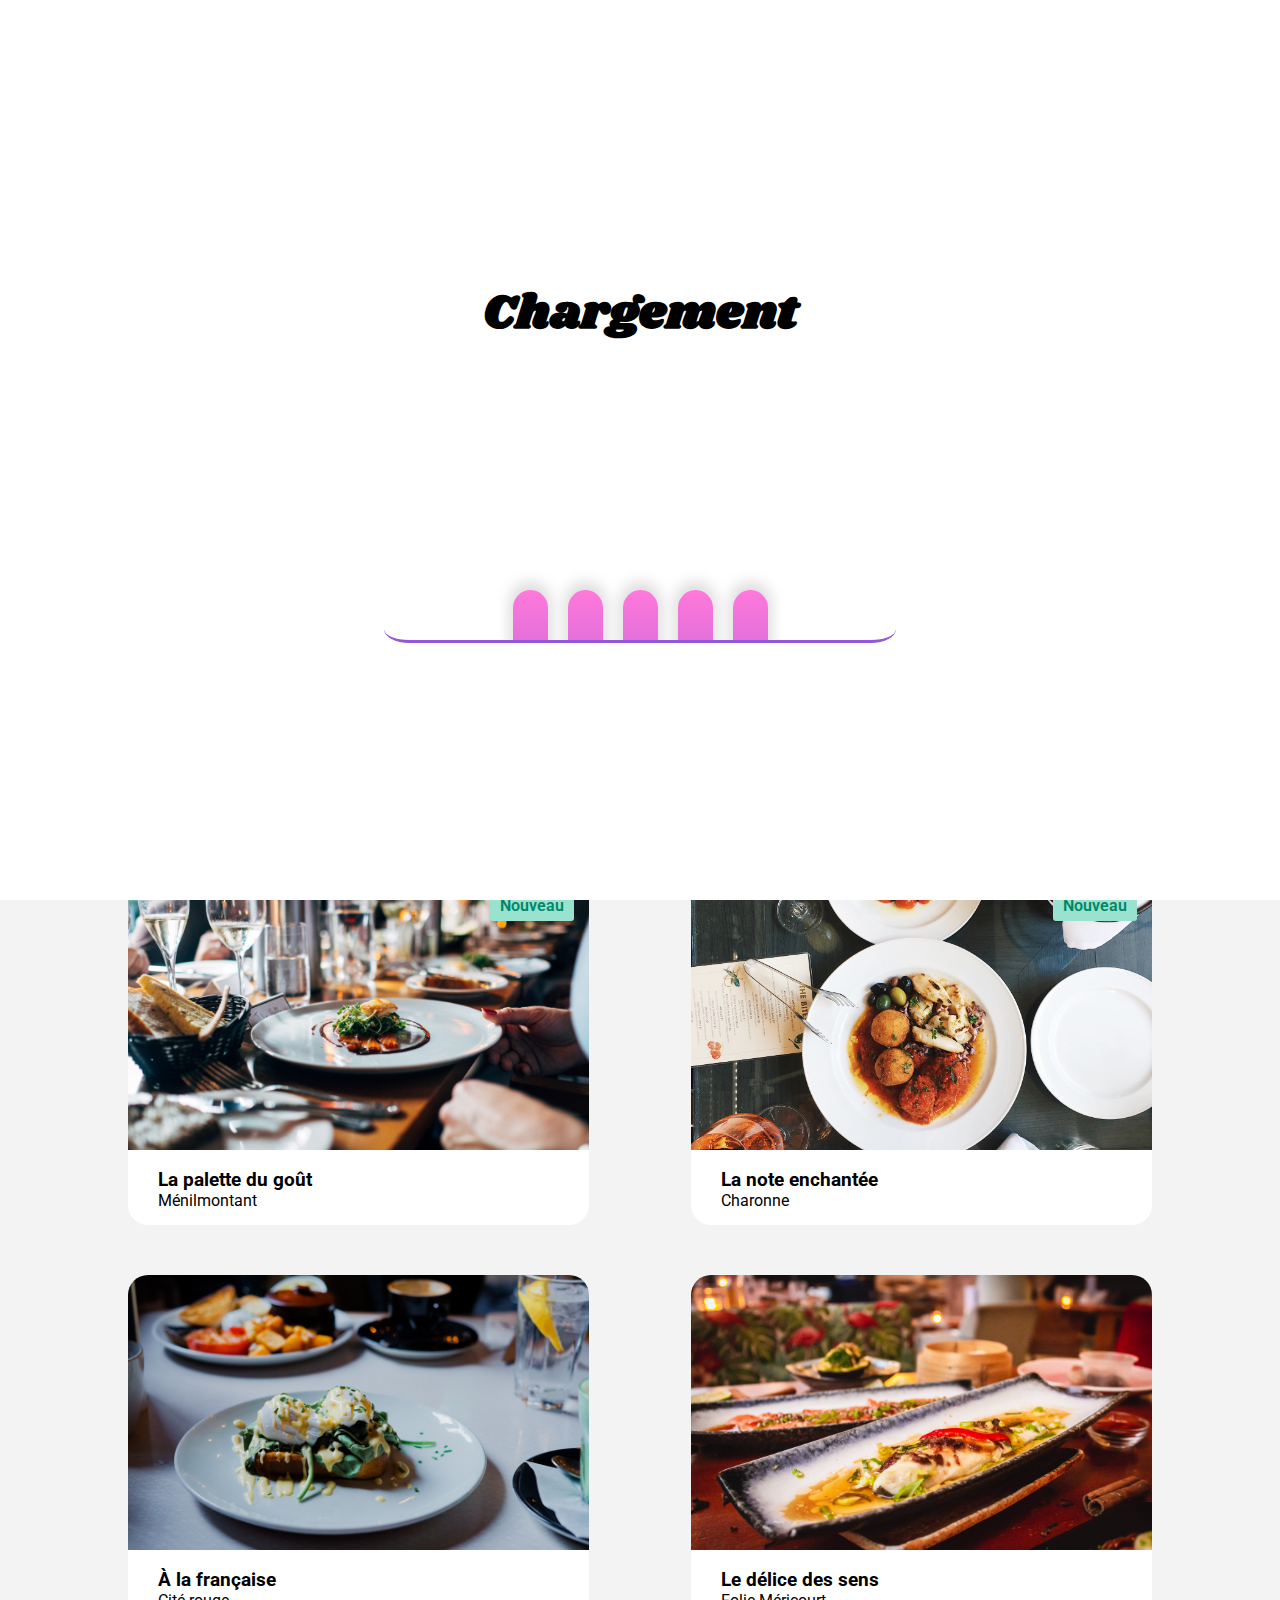
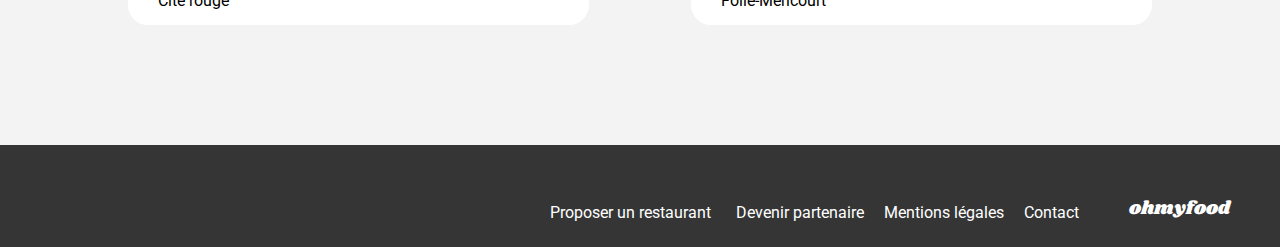
<file: index.html>
<!DOCTYPE html>
<html lang="fr">
<head>
    <meta charset="UTF-8">
    <meta name="viewport" content="width=device-width, initial-scale=1.0">
    <link href="assets/css/main.css" rel="stylesheet">
    <link rel="stylesheet" href="https://cdnjs.cloudflare.com/ajax/libs/font-awesome/6.4.2/css/all.min.css" integrity="sha512-z3gLpd7yknf1YoNbCzqRKc4qyor8gaKU1qmn+CShxbuBusANI9QpRohGBreCFkKxLhei6S9CQXFEbbKuqLg0DA==" crossorigin="anonymous" referrerpolicy="no-referrer">
    <title>Ohmyfood - Accueil</title>
</head>
<body id="index-body">
    <div class="loader">
        <h1 class="loader__title">Chargement</h1>
        <div class="loader__container">
            <div class="loader__container--bar first"></div>
            <div class="loader__container--bar second"></div>
            <div class="loader__container--bar third"></div>
            <div class="loader__container--bar fourth"></div>
            <div class="loader__container--bar fifth"></div>
        </div>
    </div>
    <header>
        <h1 class="title" id="index-title">ohmyfood</h1>
    </header>
    <form class="location">
        <i class="fa-solid fa-location-dot"></i>
        <input type="text" class="location__input" placeholder="Paris, Belleville" name="Position">
    </form>
    <article class="hero">
        <h2>Réservez le menu qui vous convient</h2>
        <p>Découvrez des restaurants d'exception, sélectionnés par nos soins.</p>
        <a class="button" href="#restaurants">Explorer nos restaurants</a>
    </article>
    <article class="fonctionnement">
        <h2>Fonctionnement</h2>
        <div class="fonctionnement__card-container">
            <div class="fonctionnement__card">
                <div class="fonctionnement__card--circle">1</div>
                <i class="fa-solid fa-mobile-screen-button"></i></i>
                <h3 class="fonctionnement__card--title">Choisissez un restaurant</h3>
            </div>
            <div class="fonctionnement__card">
                <div class="fonctionnement__card--circle">2</div>
                <i class="fa-solid fa-list-ul"></i>
                <h3 class="fonctionnement__card--title">Composez votre menu</h3>
            </div>
            <div class="fonctionnement__card">
                <div class="fonctionnement__card--circle">3</div>
                <i class="fa-solid fa-store fa-purple"></i>
                <h3 class="fonctionnement__card--title">Dégustez au restaurant</h3>
            </div>
        </div>
    </article>
    <article id="restaurants">
        <h2>Restaurants</h2>
        <div class="restaurants__card-container">
            <section class="restaurants__card">
                <a href="palette.html">
                    <img src="assets/images/restaurants/jay-wennington-N_Y88TWmGwA-unsplash.jpg" alt="Photo du restaurant La palette du goût">
                    <h3>La palette du goût</h3>
                    <p>Ménilmontant</p>
                    <span class="restaurants__card--new">Nouveau</span>
                </a>
                <input type="checkbox" class="checkbox-heart">
                <label class="checkbox-heart__label">
                    <i class="fa-regular fa-heart"></i>
                    <i class="fa-solid fa-heart"></i>
                </label>
            </section>
            <section class="restaurants__card">
                <a href="note.html">
                    <img src="assets/images/restaurants/stil-u2Lp8tXIcjw-unsplash.jpg" alt="Photo du restaurant La note enchantée">
                    <h3>La note enchantée</h3>
                    <p>Charonne</p>
                    <span class="restaurants__card--new">Nouveau</span>
                </a>
                <input type="checkbox" class="checkbox-heart">
                <label class="checkbox-heart__label">
                    <i class="fa-regular fa-heart"></i>
                    <i class="fa-solid fa-heart"></i>
                </label>
            </section>
            <section  class="restaurants__card">
                <a href="francaise.html">
                    <img src="assets/images/restaurants/toa-heftiba-DQKerTsQwi0-unsplash.jpg" alt="Photo du restaurant À la française">
                    <h3>À la française</h3>
                    <p>Cité rouge</p>
                </a>
                <input type="checkbox" class="checkbox-heart">
                <label class="checkbox-heart__label">
                    <i class="fa-regular fa-heart"></i>
                    <i class="fa-solid fa-heart"></i>
                </label>
            </section>
            <section class="restaurants__card">
                <a href="delice.html">
                    <img src="assets/images/restaurants/louis-hansel-shotsoflouis-qNBGVyOCY8Q-unsplash.jpg" alt="Photo du restaurant Le délice des sens">
                    <h3>Le délice des sens</h3>
                    <p>Folie-Méricourt</p>
                </a>
                <input type="checkbox" class="checkbox-heart">
                <label class="checkbox-heart__label">
                    <i class="fa-regular fa-heart"></i>
                    <i class="fa-solid fa-heart"></i>
                </label>
            </section>
        </div>
    </article>
    <footer>
        <h3>ohmyfood</h3>
        <div class="footer__link-container">
            <a href="#" class="footer__link" ><i class="fa-solid fa-utensils"></i>Proposer un restaurant</a>
            <a href="#" class="footer__link" ><i class="fa-solid fa-handshake-angle"></i>Devenir partenaire</a>
            <a href="#" class="footer__link" >Mentions légales</a>
            <a href="mailto:ohmyfood.scie@wanadoo.fr" class="footer__link" >Contact</a>
        </div>
    </footer>
</body>
</html>
</file>
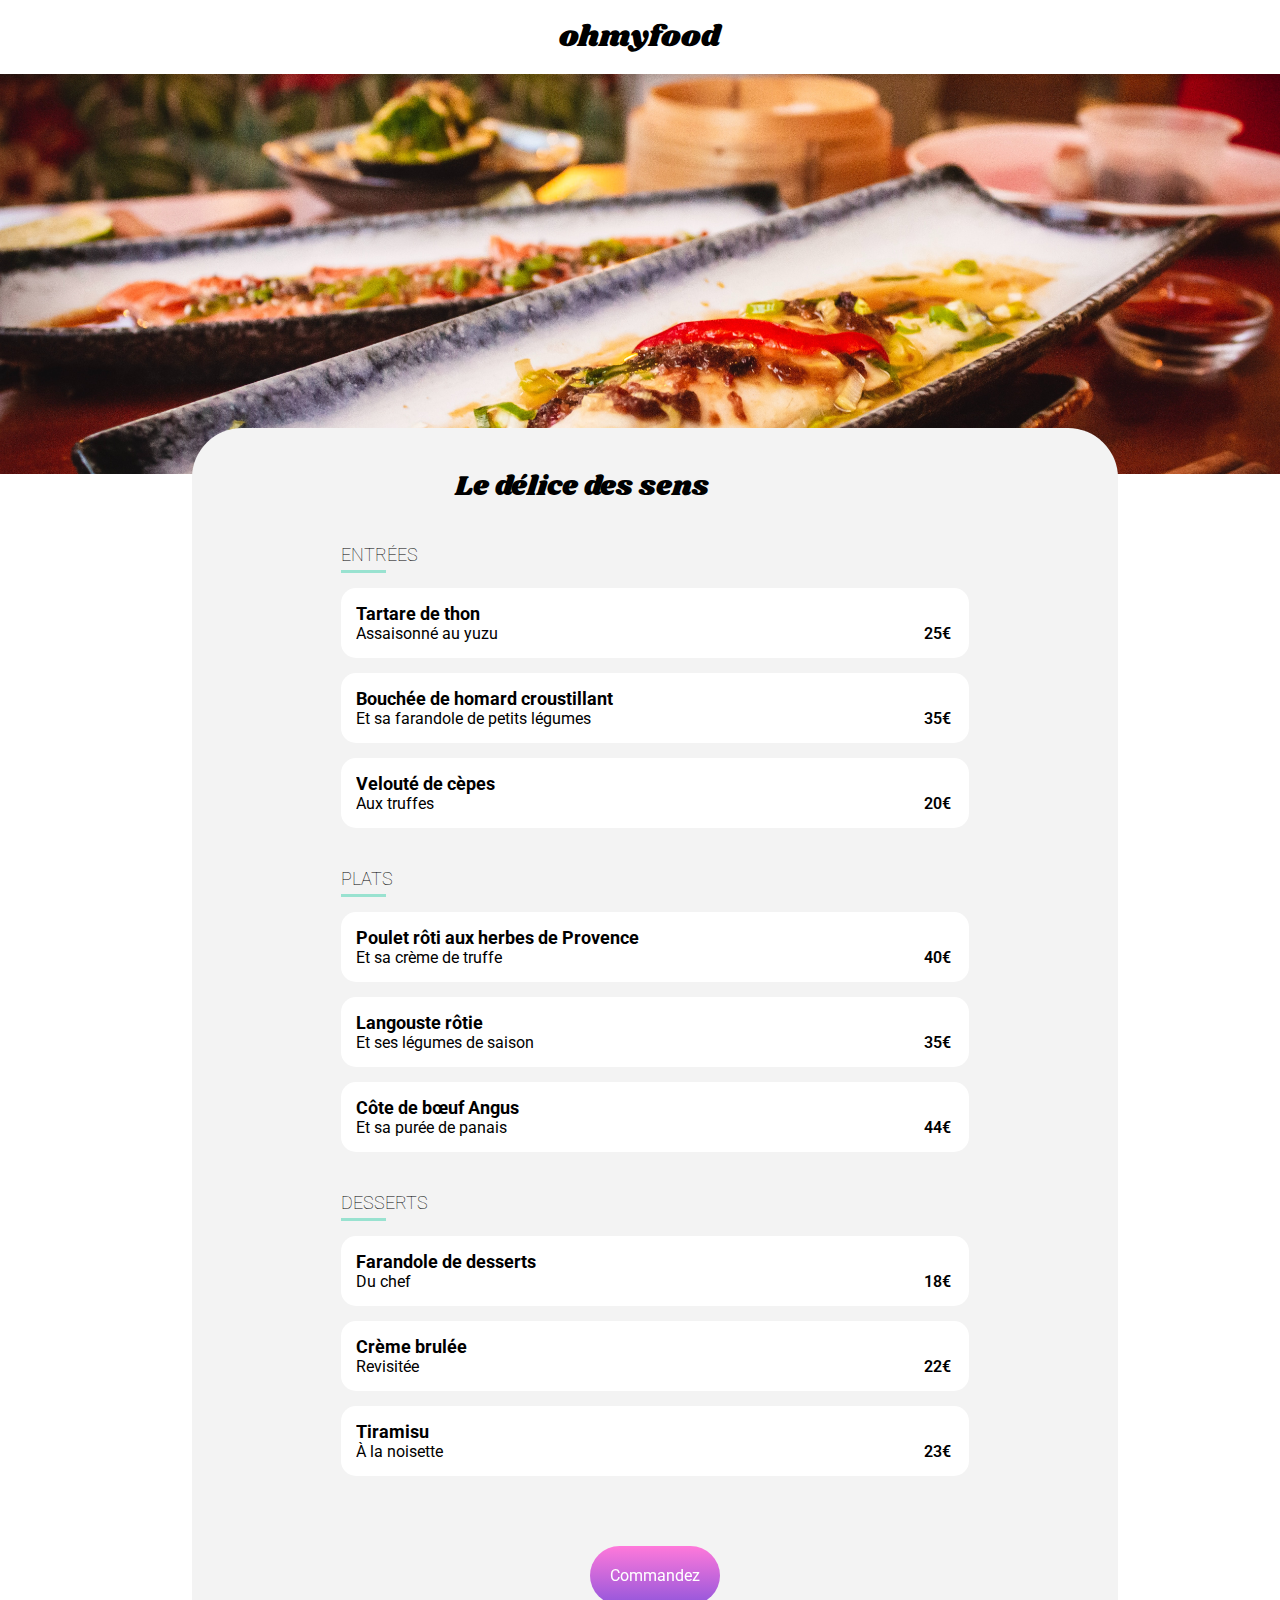
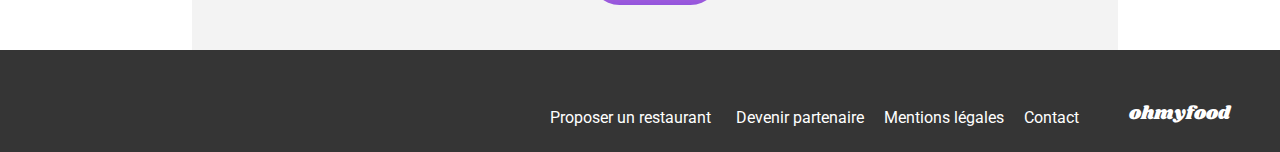
<file: delice.html>
<!DOCTYPE html>
<html lang="fr">
<head>
    <meta charset="UTF-8">
    <meta name="viewport" content="width=device-width, initial-scale=1.0">
    <link href="assets/css/main.css" rel="stylesheet">
    <link rel="stylesheet" href="https://cdnjs.cloudflare.com/ajax/libs/font-awesome/6.4.2/css/all.min.css" integrity="sha512-z3gLpd7yknf1YoNbCzqRKc4qyor8gaKU1qmn+CShxbuBusANI9QpRohGBreCFkKxLhei6S9CQXFEbbKuqLg0DA==" crossorigin="anonymous" referrerpolicy="no-referrer">
    <title>Menu - Le délice des sens</title>
</head>
<body>
    <header>
        <a href="index.html"><i class="fa-solid fa-arrow-left"></i></a>
        <h1 class="title">ohmyfood</h1>
    </header>
    <img src="assets/images/restaurants/louis-hansel-shotsoflouis-qNBGVyOCY8Q-unsplash.jpg" alt="Photo du restaurant Le délice des sens">
    <article class="menu">
        <h2 class="menu__title">Le délice des sens
            <input type="checkbox" class="checkbox-heart">
            <label class="checkbox-heart__label">
                <i class="fa-regular fa-heart"></i>
                <i class="fa-solid fa-heart"></i>
            </label>
        </h2>
        <section class="menu__section first-section">
            <h3 class="menu__section--title">Entrées</h3>
            <div class="menu__section--separateur"></div>
            <article class="menu-card">
                <input type="checkbox" class="menu-card__checkbox">
                <div class="menu-card__text-container">
                    <h3>Tartare de thon</h3>
                    <p>Assaisonné au yuzu</p>
                </div>
                <div class="menu-card__price">25€
                    <div class="menu-card__price--checkbox-container">
                        <div class="checkbox-circle">
                            <i class="fa-solid fa-check"></i>
                        </div>
                    </div>
                </div>
            </article>
            <article class="menu-card">
                <input type="checkbox" class="menu-card__checkbox">
                <div class="menu-card__text-container">
                    <h3>Bouchée de homard croustillant</h3>
                    <p>Et sa farandole de petits légumes</p>
                </div>
                <div class="menu-card__price">35€
                    <div class="menu-card__price--checkbox-container">
                        <div class="checkbox-circle">
                            <i class="fa-solid fa-check"></i>
                        </div>
                    </div>
                </div>
            </article>
            <article class="menu-card">
                <input type="checkbox" class="menu-card__checkbox">
                <div class="menu-card__text-container">
                    <h3>Velouté de cèpes</h3>
                    <p>Aux truffes</p>
                </div>
                <div class="menu-card__price">20€
                    <div class="menu-card__price--checkbox-container">
                        <div class="checkbox-circle">
                            <i class="fa-solid fa-check"></i>
                        </div>
                    </div>
                </div>
            </article>
        </section>
        <section class="menu__section second-section">
            <h3 class="menu__section--title">Plats</h3>
            <div class="menu__section--separateur"></div>
            <article class="menu-card">
                <input type="checkbox" class="menu-card__checkbox">
                <div class="menu-card__text-container">
                    <h3>Poulet rôti aux herbes de Provence</h3>
                    <p>Et sa crème de truffe</p>
                </div>
                <div class="menu-card__price">40€
                    <div class="menu-card__price--checkbox-container">
                        <div class="checkbox-circle">
                            <i class="fa-solid fa-check"></i>
                        </div>
                    </div>
                </div>
            </article>
            <article class="menu-card">
                <input type="checkbox" class="menu-card__checkbox">
                <div class="menu-card__text-container">
                    <h3>Langouste rôtie</h3>
                    <p>Et ses légumes de saison</p>
                </div>
                <div class="menu-card__price">35€
                    <div class="menu-card__price--checkbox-container">
                        <div class="checkbox-circle">
                            <i class="fa-solid fa-check"></i>
                        </div>
                    </div>
                </div>
            </article>
            <article class="menu-card">
                <input type="checkbox" class="menu-card__checkbox">
                <div class="menu-card__text-container">
                    <h3>Côte de bœuf Angus</h3>
                    <p>Et sa purée de panais</p>
                </div>
                <div class="menu-card__price">44€
                    <div class="menu-card__price--checkbox-container">
                        <div class="checkbox-circle">
                            <i class="fa-solid fa-check"></i>
                        </div>
                    </div>
                </div>
            </article>
        </section>
        <section class="menu__section third-section">
            <h3 class="menu__section--title">Desserts</h3>
            <div class="menu__section--separateur"></div>
            <article class="menu-card">
                <input type="checkbox" class="menu-card__checkbox">
                <div class="menu-card__text-container">
                    <h3>Farandole de desserts</h3>
                    <p>Du chef</p>
                </div>
                <div class="menu-card__price">18€
                    <div class="menu-card__price--checkbox-container">
                        <div class="checkbox-circle">
                            <i class="fa-solid fa-check"></i>
                        </div>
                    </div>
                </div>
            </article>
            <article class="menu-card">
                <input type="checkbox" class="menu-card__checkbox">
                <div class="menu-card__text-container">
                    <h3>Crème brulée</h3>
                    <p>Revisitée</p>
                </div>
                <div class="menu-card__price">22€
                    <div class="menu-card__price--checkbox-container">
                        <div class="checkbox-circle">
                            <i class="fa-solid fa-check"></i>
                        </div>
                    </div>
                </div>
            </article>
            <article class="menu-card">
                <input type="checkbox" class="menu-card__checkbox">
                <div class="menu-card__text-container">
                    <h3>Tiramisu</h3>
                    <p>À la noisette</p>
                </div>
                <div class="menu-card__price">23€
                    <div class="menu-card__price--checkbox-container">
                        <div class="checkbox-circle">
                            <i class="fa-solid fa-check"></i>
                        </div>
                    </div>
                </div>
            </article>
        </section>
        <a class="button">Commandez</a>
    </article>
    <footer>
        <h3>ohmyfood</h3>
        <div class="footer__link-container">
            <a href="#" class="footer__link" ><i class="fa-solid fa-utensils"></i>Proposer un restaurant</a>
            <a href="#" class="footer__link" ><i class="fa-solid fa-handshake-angle"></i>Devenir partenaire</a>
            <a href="#" class="footer__link" >Mentions légales</a>
            <a href="mailto:ohmyfood.scie@wanadoo.fr" class="footer__link" >Contact</a>
        </div>
    </footer>
</body>
</html>
</file>
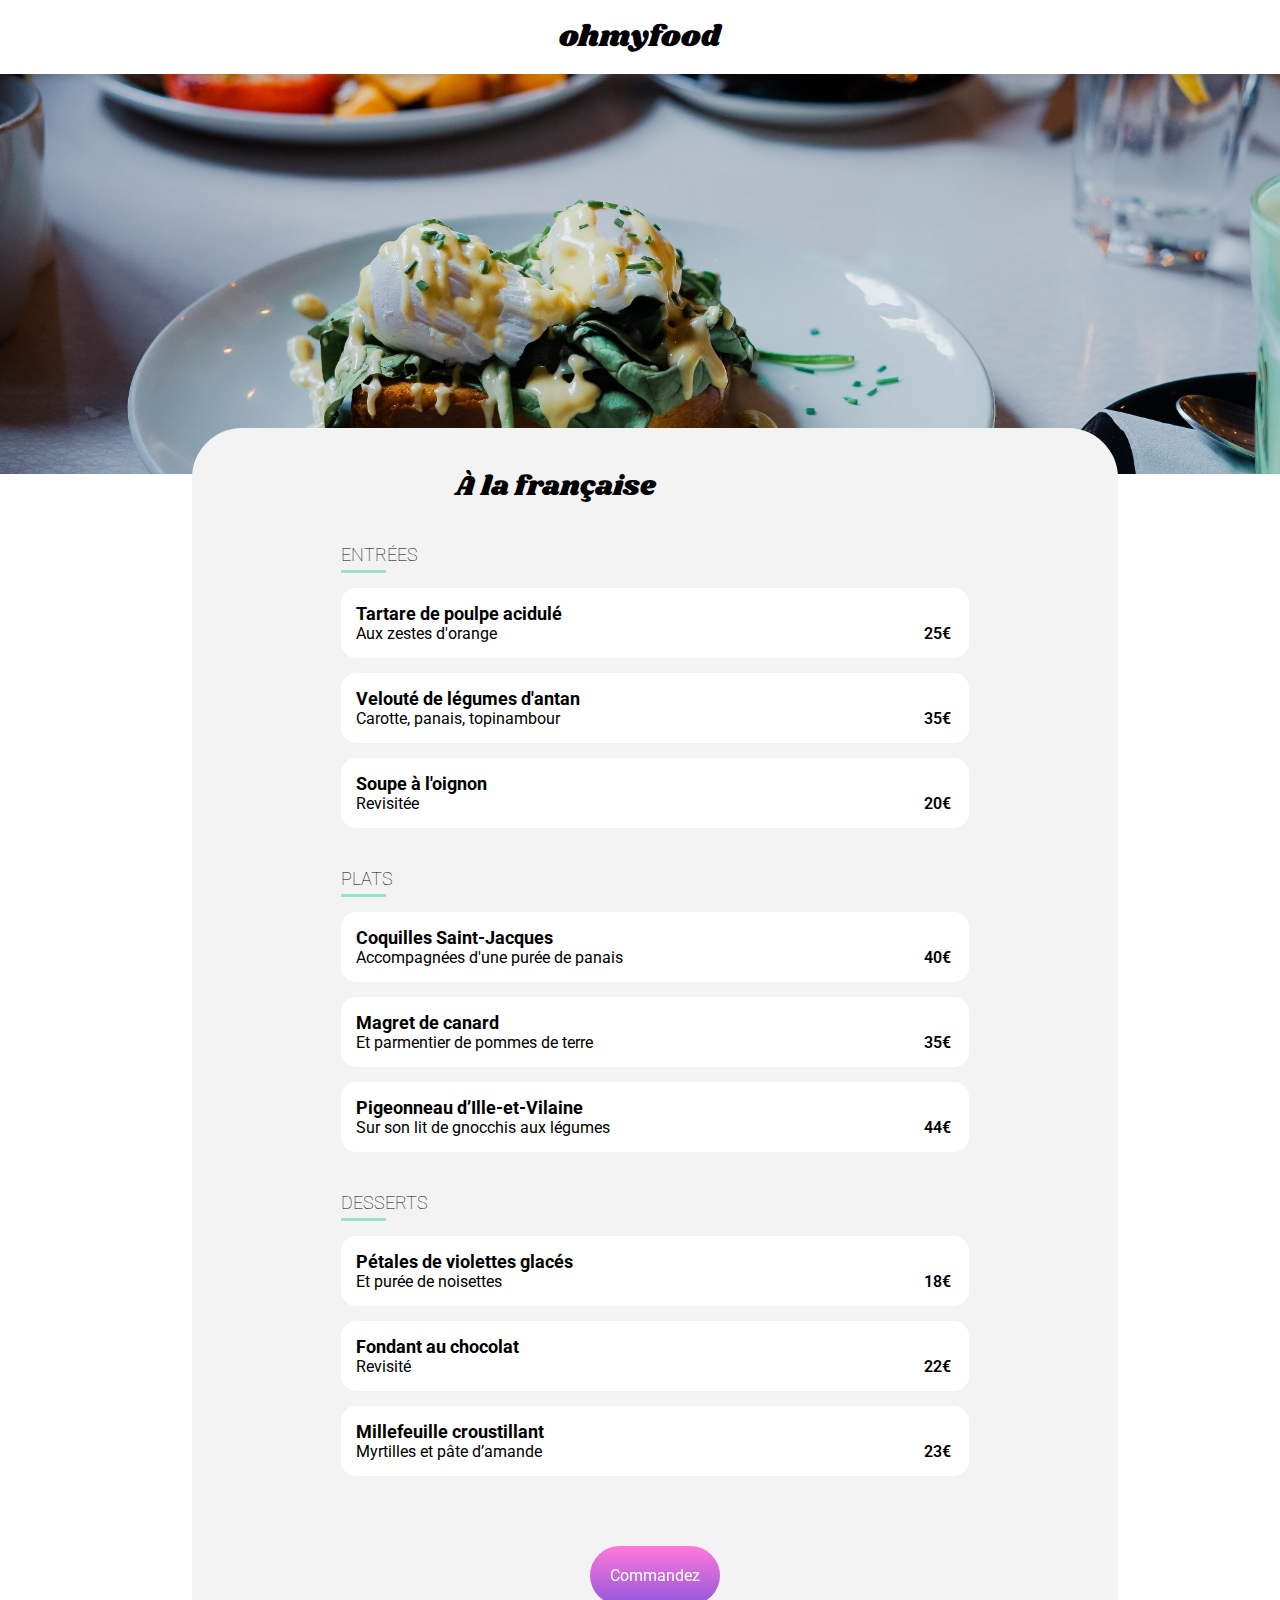
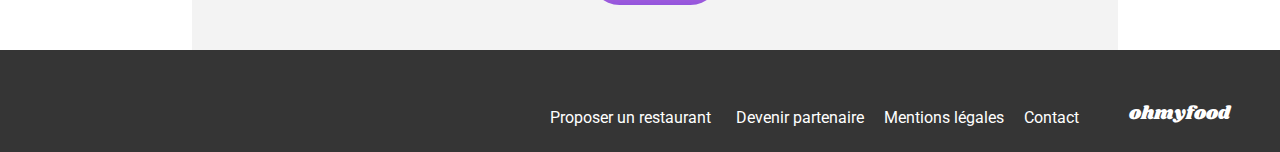
<file: francaise.html>
<!DOCTYPE html>
<html lang="fr">
<head>
    <meta charset="UTF-8">
    <meta name="viewport" content="width=device-width, initial-scale=1.0">
    <link href="assets/css/main.css" rel="stylesheet">
    <link rel="stylesheet" href="https://cdnjs.cloudflare.com/ajax/libs/font-awesome/6.4.2/css/all.min.css" integrity="sha512-z3gLpd7yknf1YoNbCzqRKc4qyor8gaKU1qmn+CShxbuBusANI9QpRohGBreCFkKxLhei6S9CQXFEbbKuqLg0DA==" crossorigin="anonymous" referrerpolicy="no-referrer">
    <title>Menu - À la française</title>
</head>
<body>
    <header>
        <a href="index.html"><i class="fa-solid fa-arrow-left"></i></a>
        <h1 class="title">ohmyfood</h1>
    </header>
    <img src="assets/images/restaurants/toa-heftiba-DQKerTsQwi0-unsplash.jpg" alt="Photo du restaurant À la française">
    <article class="menu">
        <h2 class="menu__title">À la française
            <input type="checkbox" class="checkbox-heart">
            <label class="checkbox-heart__label">
                <i class="fa-regular fa-heart"></i>
                <i class="fa-solid fa-heart"></i>
            </label>
        </h2>
        <section class="menu__section first-section">
            <h3 class="menu__section--title">Entrées</h3>
            <div class="menu__section--separateur"></div>
            <article class="menu-card">
                <input type="checkbox" class="menu-card__checkbox">
                <div class="menu-card__text-container">
                    <h3>Tartare de poulpe acidulé</h3>
                    <p>Aux zestes d'orange</p>
                </div>
                <div class="menu-card__price">25€
                    <div class="menu-card__price--checkbox-container">
                        <div class="checkbox-circle">
                            <i class="fa-solid fa-check"></i>
                        </div>
                    </div>
                </div>
            </article>
            <article class="menu-card">
                <input type="checkbox" class="menu-card__checkbox">
                <div class="menu-card__text-container">
                    <h3>Velouté de légumes d'antan</h3>
                    <p>Carotte, panais, topinambour</p>
                </div>
                <div class="menu-card__price">35€
                    <div class="menu-card__price--checkbox-container">
                        <div class="checkbox-circle">
                            <i class="fa-solid fa-check"></i>
                        </div>
                    </div>
                </div>
            </article>
            <article class="menu-card">
                <input type="checkbox" class="menu-card__checkbox">
                <div class="menu-card__text-container">
                    <h3>Soupe à l'oignon</h3>
                    <p>Revisitée</p>
                </div>
                <div class="menu-card__price">20€
                    <div class="menu-card__price--checkbox-container">
                        <div class="checkbox-circle">
                            <i class="fa-solid fa-check"></i>
                        </div>
                    </div>
                </div>
            </article>
        </section>
        <section class="menu__section second-section">
            <h3 class="menu__section--title">Plats</h3>
            <div class="menu__section--separateur"></div>
            <article class="menu-card">
                <input type="checkbox" class="menu-card__checkbox">
                <div class="menu-card__text-container">
                    <h3>Coquilles Saint-Jacques</h3>
                    <p>Accompagnées d'une purée de panais</p>
                </div>
                <div class="menu-card__price">40€
                    <div class="menu-card__price--checkbox-container">
                        <div class="checkbox-circle">
                            <i class="fa-solid fa-check"></i>
                        </div>
                    </div>
                </div>
            </article>
            <article class="menu-card">
                <input type="checkbox" class="menu-card__checkbox">
                <div class="menu-card__text-container">
                    <h3>Magret de canard</h3>
                    <p>Et parmentier de pommes de terre</p>
                </div>
                <div class="menu-card__price">35€
                    <div class="menu-card__price--checkbox-container">
                        <div class="checkbox-circle">
                            <i class="fa-solid fa-check"></i>
                        </div>
                    </div>
                </div>
            </article>
            <article class="menu-card">
                <input type="checkbox" class="menu-card__checkbox">
                <div class="menu-card__text-container">
                    <h3>Pigeonneau d’Ille-et-Vilaine</h3>
                    <p>Sur son lit de gnocchis aux légumes</p>
                </div>
                <div class="menu-card__price">44€
                    <div class="menu-card__price--checkbox-container">
                        <div class="checkbox-circle">
                            <i class="fa-solid fa-check"></i>
                        </div>
                    </div>
                </div>
            </article>
        </section>
        <section class="menu__section third-section">
            <h3 class="menu__section--title">Desserts</h3>
            <div class="menu__section--separateur"></div>
            <article class="menu-card">
                <input type="checkbox" class="menu-card__checkbox">
                <div class="menu-card__text-container">
                    <h3>Pétales de violettes glacés</h3>
                    <p>Et purée de noisettes</p>
                </div>
                <div class="menu-card__price">18€
                    <div class="menu-card__price--checkbox-container">
                        <div class="checkbox-circle">
                            <i class="fa-solid fa-check"></i>
                        </div>
                    </div>
                </div>
            </article>
            <article class="menu-card">
                <input type="checkbox" class="menu-card__checkbox">
                <div class="menu-card__text-container">
                    <h3>Fondant au chocolat</h3>
                    <p>Revisité</p>
                </div>
                <div class="menu-card__price">22€
                    <div class="menu-card__price--checkbox-container">
                        <div class="checkbox-circle">
                            <i class="fa-solid fa-check"></i>
                        </div>
                    </div>
                </div>
            </article>
            <article class="menu-card">
                <input type="checkbox" class="menu-card__checkbox">
                <div class="menu-card__text-container">
                    <h3>Millefeuille croustillant</h3>
                    <p>Myrtilles et pâte d’amande</p>
                </div>
                <div class="menu-card__price">23€
                    <div class="menu-card__price--checkbox-container">
                        <div class="checkbox-circle">
                            <i class="fa-solid fa-check"></i>
                        </div>
                    </div>
                </div>
            </article>
        </section>
        <a class="button">Commandez</a>
    </article>
    <footer>
        <h3>ohmyfood</h3>
        <div class="footer__link-container">
            <a href="#" class="footer__link" ><i class="fa-solid fa-utensils"></i>Proposer un restaurant</a>
            <a href="#" class="footer__link" ><i class="fa-solid fa-handshake-angle"></i>Devenir partenaire</a>
            <a href="#" class="footer__link" >Mentions légales</a>
            <a href="mailto:ohmyfood.scie@wanadoo.fr" class="footer__link" >Contact</a>
        </div>
    </footer>
</body>
</html>
</file>
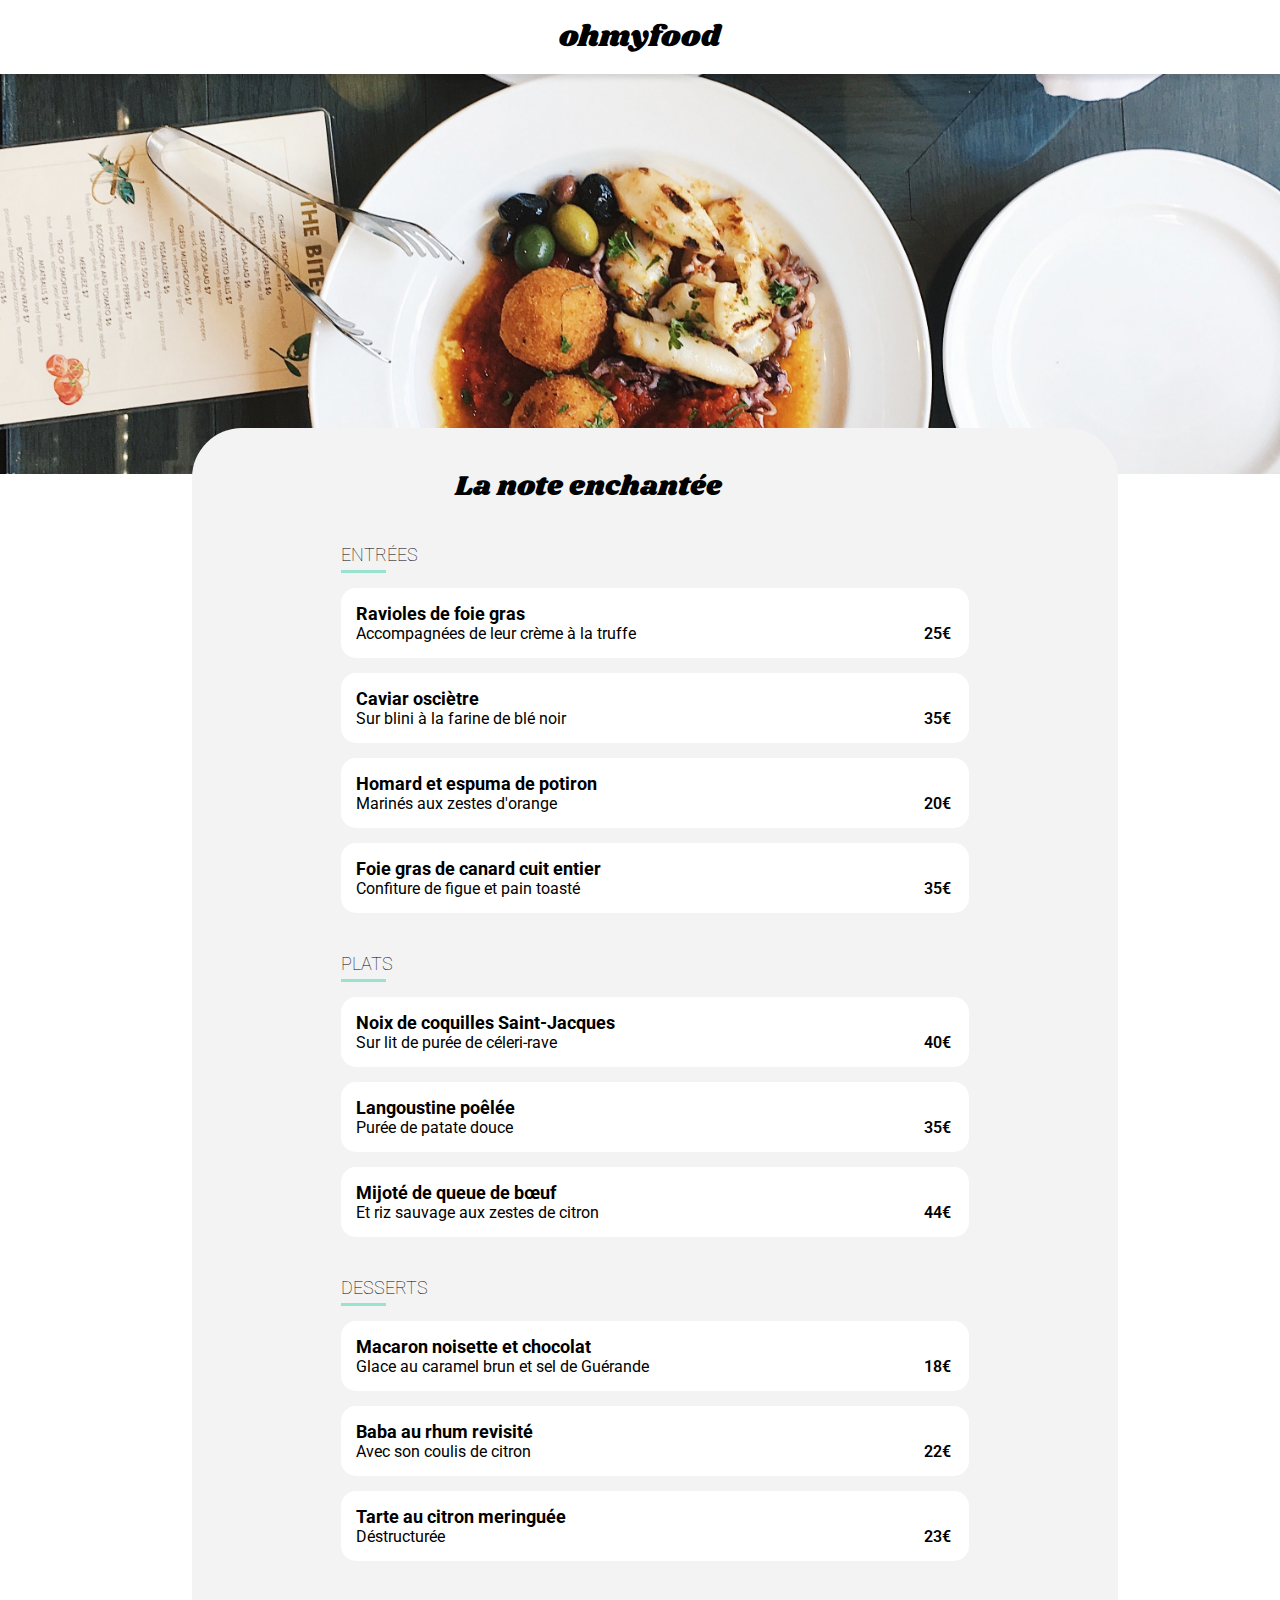
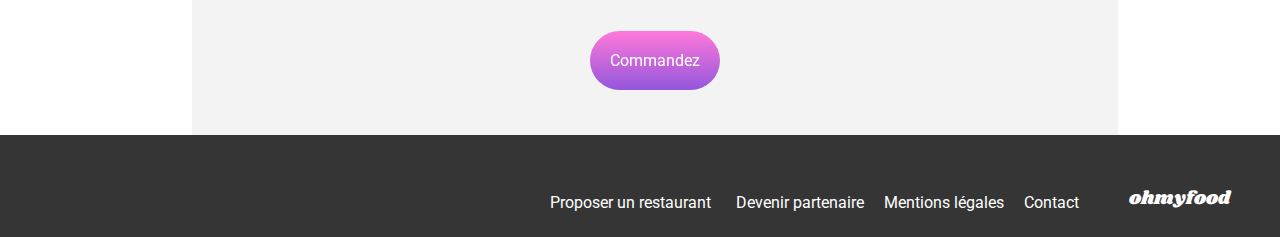
<file: note.html>
<!DOCTYPE html>
<html lang="fr">
<head>
    <meta charset="UTF-8">
    <meta name="viewport" content="width=device-width, initial-scale=1.0">
    <link href="assets/css/main.css" rel="stylesheet">
    <link rel="stylesheet" href="https://cdnjs.cloudflare.com/ajax/libs/font-awesome/6.4.2/css/all.min.css" integrity="sha512-z3gLpd7yknf1YoNbCzqRKc4qyor8gaKU1qmn+CShxbuBusANI9QpRohGBreCFkKxLhei6S9CQXFEbbKuqLg0DA==" crossorigin="anonymous" referrerpolicy="no-referrer">
    <title>Menu - La note enchantée</title>
</head>
<body>
    <header>
        <a href="index.html"><i class="fa-solid fa-arrow-left"></i></a>
        <h1 class="title">ohmyfood</h1>
    </header>
    <img src="assets/images/restaurants/stil-u2Lp8tXIcjw-unsplash.jpg" alt="Photo du restaurant La note enchantée">
    <article class="menu">
        <h2 class="menu__title">La note enchantée
            <input type="checkbox" class="checkbox-heart">
            <label class="checkbox-heart__label">
                <i class="fa-regular fa-heart"></i>
                <i class="fa-solid fa-heart"></i>
            </label>
        </h2>
        <section class="menu__section first-section">
            <h3 class="menu__section--title">Entrées</h3>
            <div class="menu__section--separateur"></div>
            <article class="menu-card">
                <input type="checkbox" class="menu-card__checkbox">
                <div class="menu-card__text-container">
                    <h3>Ravioles de foie gras</h3>
                    <p>Accompagnées de leur crème à la truffe</p>
                </div>
                <div class="menu-card__price">25€
                    <div class="menu-card__price--checkbox-container">
                        <div class="checkbox-circle">
                            <i class="fa-solid fa-check"></i>
                        </div>
                    </div>
                </div>
            </article>
            <article class="menu-card">
                <input type="checkbox" class="menu-card__checkbox">
                <div class="menu-card__text-container">
                    <h3>Caviar osciètre</h3>
                    <p>Sur blini à la farine de blé noir</p>
                </div>
                <div class="menu-card__price">35€
                    <div class="menu-card__price--checkbox-container">
                        <div class="checkbox-circle">
                            <i class="fa-solid fa-check"></i>
                        </div>
                    </div>
                </div>
            </article>
            <article class="menu-card">
                <input type="checkbox" class="menu-card__checkbox">
                <div class="menu-card__text-container">
                    <h3>Homard et espuma de potiron</h3>
                    <p>Marinés aux zestes d'orange</p>
                </div>
                <div class="menu-card__price">20€
                    <div class="menu-card__price--checkbox-container">
                        <div class="checkbox-circle">
                            <i class="fa-solid fa-check"></i>
                        </div>
                    </div>
                </div>
            </article>
            <article class="menu-card">
                <input type="checkbox" class="menu-card__checkbox">
                <div class="menu-card__text-container">
                    <h3>Foie gras de canard cuit entier</h3>
                    <p>Confiture de figue et pain toasté</p>
                </div>
                <div class="menu-card__price">35€
                    <div class="menu-card__price--checkbox-container">
                        <div class="checkbox-circle">
                            <i class="fa-solid fa-check"></i>
                        </div>
                    </div>
                </div>
            </article>
        </section>
        <section class="menu__section second-section">
            <h3 class="menu__section--title">Plats</h3>
            <div class="menu__section--separateur"></div>
            <article class="menu-card">
                <input type="checkbox" class="menu-card__checkbox">
                <div class="menu-card__text-container">
                    <h3>Noix de coquilles Saint-Jacques</h3>
                    <p>Sur lit de purée de céleri-rave</p>
                </div>
                <div class="menu-card__price">40€
                    <div class="menu-card__price--checkbox-container">
                        <div class="checkbox-circle">
                            <i class="fa-solid fa-check"></i>
                        </div>
                    </div>
                </div>
            </article>
            <article class="menu-card">
                <input type="checkbox" class="menu-card__checkbox">
                <div class="menu-card__text-container">
                    <h3>Langoustine poêlée</h3>
                    <p>Purée de patate douce</p>
                </div>
                <div class="menu-card__price">35€
                    <div class="menu-card__price--checkbox-container">
                        <div class="checkbox-circle">
                            <i class="fa-solid fa-check"></i>
                        </div>
                    </div>
                </div>
            </article>
            <article class="menu-card">
                <input type="checkbox" class="menu-card__checkbox">
                <div class="menu-card__text-container">
                    <h3>Mijoté de queue de bœuf</h3>
                    <p>Et riz sauvage aux zestes de citron</p>
                </div>
                <div class="menu-card__price">44€
                    <div class="menu-card__price--checkbox-container">
                        <div class="checkbox-circle">
                            <i class="fa-solid fa-check"></i>
                        </div>
                    </div>
                </div>
            </article>
        </section>
        <section class="menu__section third-section">
            <h3 class="menu__section--title">Desserts</h3>
            <div class="menu__section--separateur"></div>
            <article class="menu-card">
                <input type="checkbox" class="menu-card__checkbox">
                <div class="menu-card__text-container">
                    <h3>Macaron noisette et chocolat</h3>
                    <p>Glace au caramel brun et sel de Guérande</p>
                </div>
                <div class="menu-card__price">18€
                    <div class="menu-card__price--checkbox-container">
                        <div class="checkbox-circle">
                            <i class="fa-solid fa-check"></i>
                        </div>
                    </div>
                </div>
            </article>
            <article class="menu-card">
                <input type="checkbox" class="menu-card__checkbox">
                <div class="menu-card__text-container">
                    <h3>Baba au rhum revisité</h3>
                    <p>Avec son coulis de citron</p>
                </div>
                <div class="menu-card__price">22€
                    <div class="menu-card__price--checkbox-container">
                        <div class="checkbox-circle">
                            <i class="fa-solid fa-check"></i>
                        </div>
                    </div>
                </div>
            </article>
            <article class="menu-card">
                <input type="checkbox" class="menu-card__checkbox">
                <div class="menu-card__text-container">
                    <h3>Tarte au citron meringuée</h3>
                    <p>Déstructurée</p>
                </div>
                <div class="menu-card__price">23€
                    <div class="menu-card__price--checkbox-container">
                        <div class="checkbox-circle">
                            <i class="fa-solid fa-check"></i>
                        </div>
                    </div>
                </div>
            </article>
        </section>
        <a class="button">Commandez</a>
    </article>
    <footer>
        <h3>ohmyfood</h3>
        <div class="footer__link-container">
            <a href="#" class="footer__link" ><i class="fa-solid fa-utensils"></i>Proposer un restaurant</a>
            <a href="#" class="footer__link" ><i class="fa-solid fa-handshake-angle"></i>Devenir partenaire</a>
            <a href="#" class="footer__link" >Mentions légales</a>
            <a href="mailto:ohmyfood.scie@wanadoo.fr" class="footer__link" >Contact</a>
        </div>
    </footer>
</body>
</html>
</file>
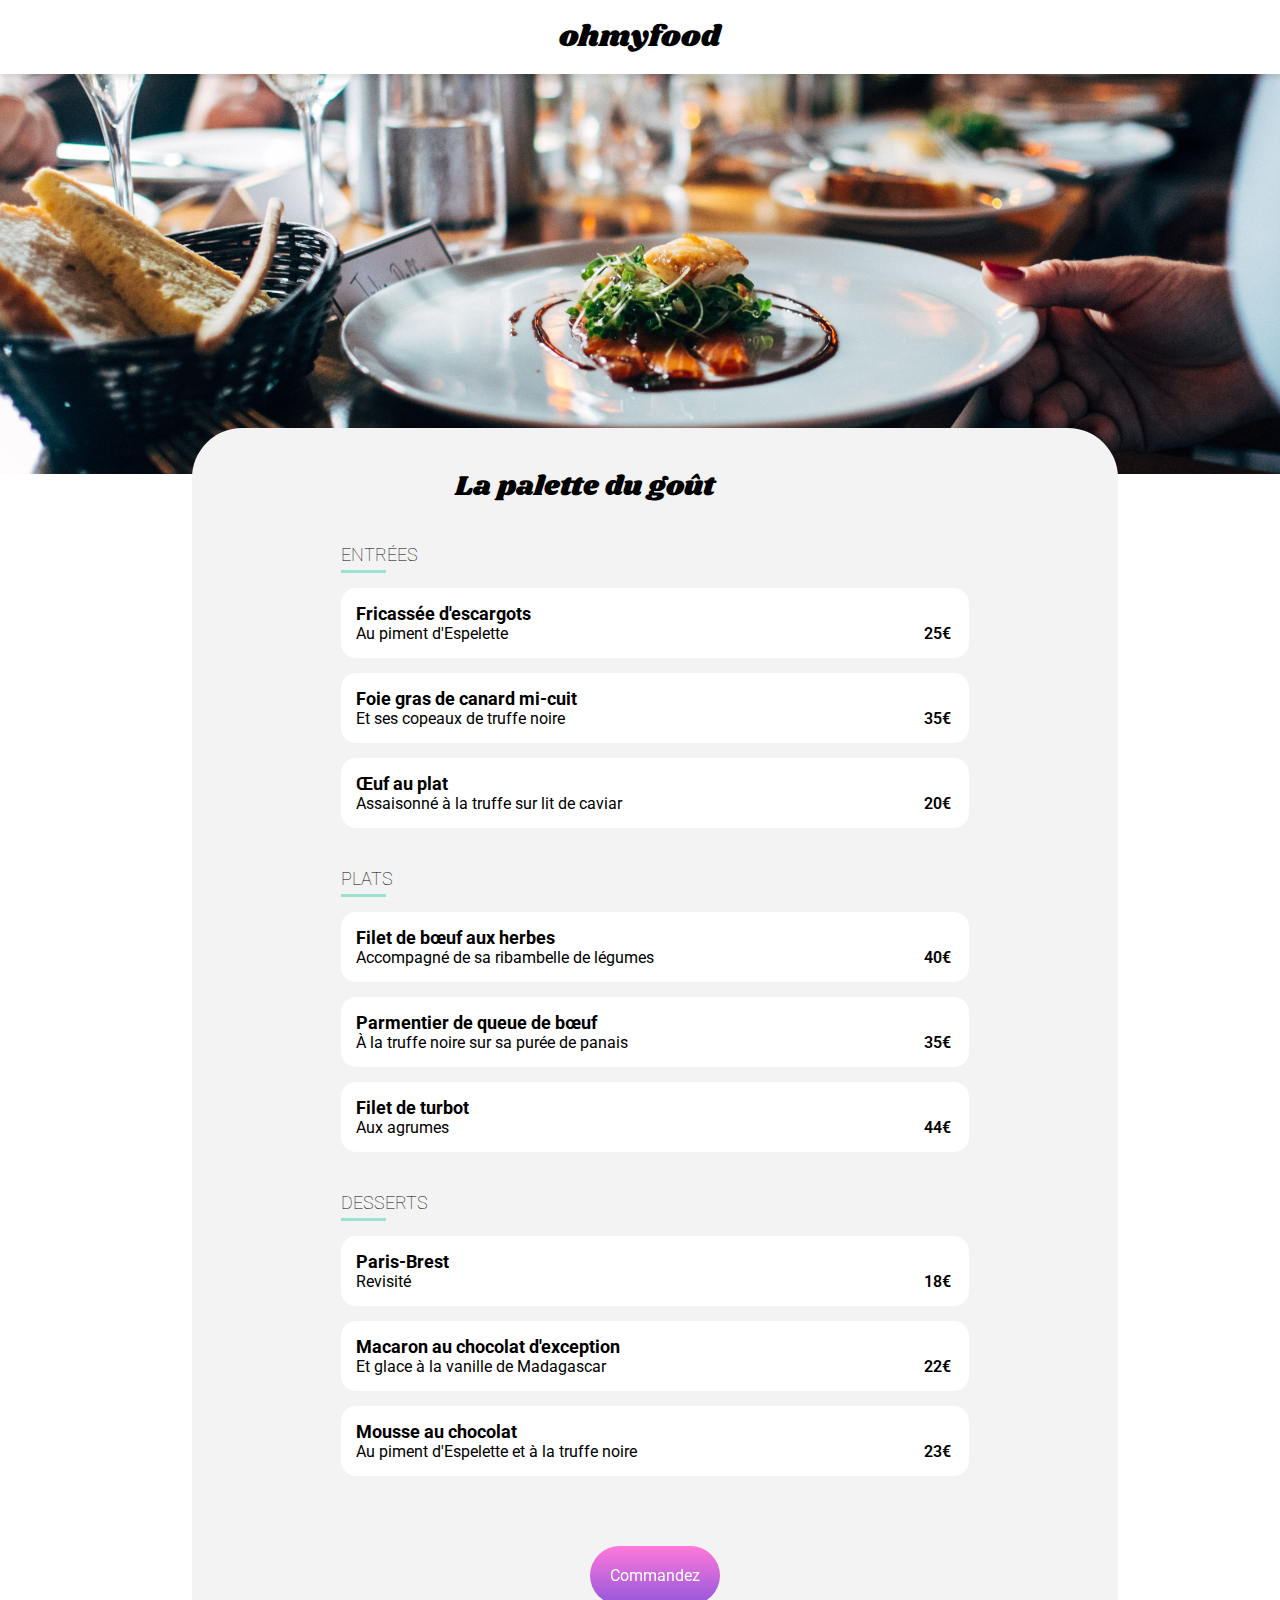
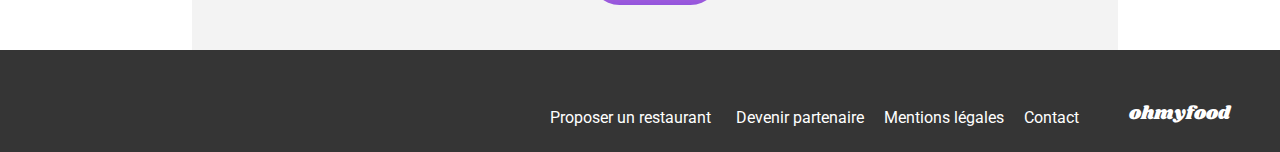
<file: palette.html>
<!DOCTYPE html>
<html lang="fr">
<head>
    <meta charset="UTF-8">
    <meta name="viewport" content="width=device-width, initial-scale=1.0">
    <link href="assets/css/main.css" rel="stylesheet">
    <link rel="stylesheet" href="https://cdnjs.cloudflare.com/ajax/libs/font-awesome/6.4.2/css/all.min.css" integrity="sha512-z3gLpd7yknf1YoNbCzqRKc4qyor8gaKU1qmn+CShxbuBusANI9QpRohGBreCFkKxLhei6S9CQXFEbbKuqLg0DA==" crossorigin="anonymous" referrerpolicy="no-referrer">
    <title>Menu - La palette du goût</title>
</head>
<body>
    <header>
        <a href="index.html"><i class="fa-solid fa-arrow-left"></i></a>
        <h1 class="title">ohmyfood</h1>
    </header>
    <img src="assets/images/restaurants/jay-wennington-N_Y88TWmGwA-unsplash.jpg" alt="Photo du restaurant La palette du goût">
    <article class="menu">
        <h2 class="menu__title">La palette du goût
            <input type="checkbox" class="checkbox-heart">
            <label class="checkbox-heart__label">
                <i class="fa-regular fa-heart"></i>
                <i class="fa-solid fa-heart"></i>
            </label>
        </h2>
        <section class="menu__section first-section">
            <h3 class="menu__section--title">Entrées</h3>
            <div class="menu__section--separateur"></div>
            <article class="menu-card">
                <input type="checkbox" class="menu-card__checkbox">
                <div class="menu-card__text-container">
                    <h3>Fricassée d'escargots</h3>
                    <p>Au piment d'Espelette</p>
                </div>
                <div class="menu-card__price">25€
                    <div class="menu-card__price--checkbox-container">
                        <div class="checkbox-circle">
                            <i class="fa-solid fa-check"></i>
                        </div>
                    </div>
                </div>
            </article>
            <article class="menu-card">
                <input type="checkbox" class="menu-card__checkbox">
                <div class="menu-card__text-container">
                    <h3>Foie gras de canard mi-cuit</h3>
                    <p>Et ses copeaux de truffe noire</p>
                </div>
                <div class="menu-card__price">35€
                    <div class="menu-card__price--checkbox-container">
                        <div class="checkbox-circle">
                            <i class="fa-solid fa-check"></i>
                        </div>
                    </div>
                </div>
            </article>
            <article class="menu-card">
                <input type="checkbox" class="menu-card__checkbox">
                <div class="menu-card__text-container">
                    <h3>Œuf au plat</h3>
                    <p>Assaisonné à la truffe sur lit de caviar</p>
                </div>
                <div class="menu-card__price">20€
                    <div class="menu-card__price--checkbox-container">
                        <div class="checkbox-circle">
                            <i class="fa-solid fa-check"></i>
                        </div>
                    </div>
                </div>
            </article>
        </section>
        <section class="menu__section second-section">
            <h3 class="menu__section--title">Plats</h3>
            <div class="menu__section--separateur"></div>
            <article class="menu-card">
                <input type="checkbox" class="menu-card__checkbox">
                <div class="menu-card__text-container">
                    <h3>Filet de bœuf aux herbes</h3>
                    <p>Accompagné de sa ribambelle de légumes</p>
                </div>
                <div class="menu-card__price">40€
                    <div class="menu-card__price--checkbox-container">
                        <div class="checkbox-circle">
                            <i class="fa-solid fa-check"></i>
                        </div>
                    </div>
                </div>
            </article>
            <article class="menu-card">
                <input type="checkbox" class="menu-card__checkbox">
                <div class="menu-card__text-container">
                    <h3>Parmentier de queue de bœuf</h3>
                    <p>À la truffe noire sur sa purée de panais</p>
                </div>
                <div class="menu-card__price">35€
                    <div class="menu-card__price--checkbox-container">
                        <div class="checkbox-circle">
                            <i class="fa-solid fa-check"></i>
                        </div>
                    </div>
                </div>
            </article>
            <article class="menu-card">
                <input type="checkbox" class="menu-card__checkbox">
                <div class="menu-card__text-container">
                    <h3>Filet de turbot</h3>
                    <p>Aux agrumes</p>
                </div>
                <div class="menu-card__price">44€
                    <div class="menu-card__price--checkbox-container">
                        <div class="checkbox-circle">
                            <i class="fa-solid fa-check"></i>
                        </div>
                    </div>
                </div>
            </article>
        </section>
        <section class="menu__section third-section">
            <h3 class="menu__section--title">Desserts</h3>
            <div class="menu__section--separateur"></div>
            <article class="menu-card">
                <input type="checkbox" class="menu-card__checkbox">
                <div class="menu-card__text-container">
                    <h3>Paris-Brest</h3>
                    <p>Revisité</p>
                </div>
                <div class="menu-card__price">18€
                    <div class="menu-card__price--checkbox-container">
                        <div class="checkbox-circle">
                            <i class="fa-solid fa-check"></i>
                        </div>
                    </div>
                </div>
            </article>
            <article class="menu-card">
                <input type="checkbox" class="menu-card__checkbox">
                <div class="menu-card__text-container">
                    <h3>Macaron au chocolat d'exception</h3>
                    <p>Et glace à la vanille de Madagascar</p>
                </div>
                <div class="menu-card__price">22€
                    <div class="menu-card__price--checkbox-container">
                        <div class="checkbox-circle">
                            <i class="fa-solid fa-check"></i>
                        </div>
                    </div>
                </div>
            </article>
            <article class="menu-card">
                <input type="checkbox" class="menu-card__checkbox">
                <div class="menu-card__text-container">
                    <h3>Mousse au chocolat</h3>
                    <p>Au piment d'Espelette et à la truffe noire</p>
                </div>
                <div class="menu-card__price">23€
                    <div class="menu-card__price--checkbox-container">
                        <div class="checkbox-circle">
                            <i class="fa-solid fa-check"></i>
                        </div>
                    </div>
                </div>
            </article>
        </section>
        <a class="button">Commandez</a>
    </article>
    <footer>
        <h3>ohmyfood</h3>
        <div class="footer__link-container">
            <a href="#" class="footer__link" ><i class="fa-solid fa-utensils"></i>Proposer un restaurant</a>
            <a href="#" class="footer__link" ><i class="fa-solid fa-handshake-angle"></i>Devenir partenaire</a>
            <a href="#" class="footer__link" >Mentions légales</a>
            <a href="mailto:ohmyfood.scie@wanadoo.fr" class="footer__link" >Contact</a>
        </div>
    </footer>
</body>
</html>
</file>
<file: assets/css/main.css>
@charset "UTF-8";
/* Polices */
@import url("https://fonts.googleapis.com/css2?family=Roboto&family=Shrikhand&display=swap");
/* Variables */
/* Mixins */
/* Général */
html {
  scroll-behavior: smooth;
}

body {
  margin: 0;
  font-family: "Roboto";
  min-width: 320px;
}

input::-moz-placeholder {
  color: black;
}

input::placeholder {
  color: black;
}

.title {
  font-family: "Shrikhand";
  font-size: 30px;
  font-weight: 500;
  margin: 15px;
}

.button {
  display: flex;
  align-items: center;
  justify-content: center;
  padding: 20px;
  margin: 30px;
  color: white;
  text-decoration: none;
  filter: brightness(1);
  border-radius: 50px;
  background: linear-gradient(0deg, #9356DC 0%, #FF79DA 100%);
  transition: all 0.2s ease;
  cursor: pointer;
}
.button:hover {
  filter: brightness(1.2);
  box-shadow: 0px 3px 7px 2px rgba(0, 0, 0, 0.1);
}

/* imports */
header {
  position: relative;
  display: flex;
  z-index: 1;
  justify-content: center;
  align-items: center;
  box-shadow: 0px 3px 5px 1px rgba(0, 0, 0, 0.1);
}
header .title {
  animation: fade-in-up 1s ease-out forwards;
  cursor: default;
}
header a {
  position: absolute;
  font-size: 25px;
  left: 15px;
  text-decoration: none;
  color: black;
  transition: font-size 200ms;
  transform: translateX(-100px);
  animation: fade-in-left 1s 0.5s ease-out forwards;
}
header a:hover {
  font-size: 30px;
}

/** Animations du header au chargement de la page **/
@keyframes fade-in-up {
  from {
    transform: translateY(-100px);
  }
  to {
    transform: translateY(0);
  }
}
@keyframes fade-in-left {
  from {
    transform: translateX(-100px);
  }
  to {
    transform: translateX(0);
  }
}
/** animation du header après le loader **/
#index-title {
  animation: fade-in-up-index 5.5s ease-out forwards;
}

@keyframes fade-in-up-index {
  from {
    transform: translateY(-100px);
  }
  80% {
    transform: translateY(-100px);
  }
  to {
    transform: translateY(0);
  }
}
/** Eviter le scroll pendant l'animation du loader **/
#index-body {
  overflow: hidden;
  animation: no-scroll 0.5s 4s linear forwards;
}

@keyframes no-scroll {
  from {
    overflow: hidden;
  }
  to {
    overflow: visible;
  }
}
/** Début de la mise en page **/
.location {
  position: relative;
  display: flex;
  justify-content: center;
  align-items: center;
  width: 100%;
  height: 50px;
  background: #EAEAEA;
}
.location__input {
  width: 70%;
  max-width: 145px;
  height: 100%;
  background: transparent;
  border: none;
  text-align: center;
  font-size: 16px;
  font-weight: 600;
  color: black;
}
.location__input:focus {
  outline: none;
}
.location .fa-location-dot {
  position: absolute;
  transform: translateX(-80px);
  font-size: 20px;
}

/* Hero header */
.hero {
  display: flex;
  flex-direction: column;
  justify-content: center;
  align-items: center;
  padding: 30px;
  background: #F3F3F3;
  text-align: center;
}
.hero p {
  font-size: 18px;
}

/* partie fonctionnement du site */
.fonctionnement h2 {
  margin-left: 15%;
}
.fonctionnement__card-container {
  display: flex;
  flex-direction: column;
  justify-content: center;
  align-items: center;
  gap: 30px;
  margin-bottom: 70px;
}
.fonctionnement__card {
  position: relative;
  display: flex;
  align-items: center;
  justify-content: flex-start;
  background: #F3F3F3;
  width: 80%;
  min-width: 300px;
  border-radius: 20px;
  cursor: default;
  gap: 20px;
  box-shadow: 0px 3px 7px 2px rgba(0, 0, 0, 0.1);
  transform: scale(1);
  transition: transform 0.3s ease;
}
.fonctionnement__card--title {
  position: relative;
  left: calc(50% - 80px);
  font-size: 16px;
}
.fonctionnement__card--circle {
  position: absolute;
  left: -15px;
  display: flex;
  justify-content: center;
  align-items: center;
  width: 30px;
  height: 30px;
  border-radius: 50%;
  background: #9356DC;
  color: white;
  font-weight: 500;
}
.fonctionnement__card i {
  position: absolute;
  left: calc(50% - 120px);
  color: rgba(0, 0, 0, 0.5);
  font-size: 20px;
}
.fonctionnement__card .fa-purple {
  color: #9356DC;
}
.fonctionnement__card:hover {
  transform: scale(1.1);
}

/* partie restaurants */
#restaurants {
  display: flex;
  flex-direction: column;
  background: #F3F3F3;
}
#restaurants h2 {
  margin-left: 15%;
  margin-top: 50px;
}

.restaurants__card-container {
  display: flex;
  flex-direction: column;
  align-items: center;
  gap: 20px;
  margin-bottom: 70px;
}
.restaurants__card-container a {
  text-decoration: none;
  color: inherit;
}

.restaurants__card {
  position: relative;
  display: flex;
  flex-direction: column;
  background: white;
  height: 250px;
  width: 90%;
  max-width: 800px;
  border-radius: 20px;
  overflow: hidden;
}
.restaurants__card--new {
  position: absolute;
  top: 15px;
  right: 15px;
  padding: 6px 10px;
  border-radius: 3px;
  background: #99E2D0;
  color: #008766;
  font-weight: 600;
}
.restaurants__card img {
  -o-object-fit: cover;
     object-fit: cover;
  width: 100%;
  height: 175px;
}
.restaurants__card h3 {
  margin: 0;
  margin-top: 15px;
  margin-left: 30px;
}
.restaurants__card p {
  margin: 0;
  margin-left: 30px;
}

footer {
  display: flex;
  flex-direction: column;
  background: #353535;
  color: white;
  padding: 25px;
}
footer h3 {
  font-family: "Shrikhand";
  font-weight: 500;
  margin-top: 0;
}
footer a {
  text-decoration: none !important;
  color: white;
}
footer .fa-utensils {
  margin-right: 10px;
}
footer .fa-handshake-angle {
  margin-right: 5px;
}
footer .footer__link-container {
  display: flex;
  flex-direction: column;
}

img {
  width: 100%;
  height: 275px;
  -o-object-fit: cover;
     object-fit: cover;
}

.menu {
  position: relative;
  display: flex;
  flex-direction: column;
  padding: 15px;
  margin-bottom: -50px;
  min-width: 330px;
  background: #F3F3F3;
  border-top-right-radius: 50px;
  border-top-left-radius: 50px;
  transform: translateY(-50px);
  overflow: hidden;
}
.menu__title {
  position: relative;
  display: flex;
  height: 55px;
  font-family: "Shrikhand";
  font-size: 28px;
  font-weight: 500;
}
.menu__section {
  display: flex;
  flex-direction: column;
  margin-bottom: 40px;
  animation: menu-section-in 0.5s ease-out backwards;
}
.menu__section--title {
  text-transform: uppercase;
  font-size: 18px;
  font-weight: 100;
  margin-bottom: 5px;
  margin-top: 0;
}
.menu__section--separateur {
  width: 45px;
  height: 3px;
  background: #99E2D0;
}

.menu-card {
  position: relative;
  display: flex;
  justify-content: flex-start;
  align-items: center;
  background: white;
  border-radius: 15px;
  padding-right: 15px;
  margin-top: 15px;
  overflow: hidden;
}
.menu-card__checkbox {
  z-index: 3;
  position: absolute;
  -webkit-appearance: none;
     -moz-appearance: none;
          appearance: none;
  width: 100%;
  height: 100%;
  margin: 0;
}
.menu-card__checkbox:checked + .menu-card__text-container {
  width: calc(100% - 130px);
}
.menu-card__text-container {
  padding: 15px;
  width: calc(100% - 50px);
  transition: width 0.5s ease;
}
.menu-card__text-container h3 {
  margin: 0;
  font-size: 0.9em;
  white-space: nowrap;
  overflow: hidden;
  text-overflow: ellipsis;
}
.menu-card__text-container p {
  margin: 0;
  font-size: 0.8em;
  white-space: nowrap;
  overflow: hidden;
  text-overflow: ellipsis;
}
.menu-card__price {
  position: relative;
  display: flex;
  align-items: flex-end;
  padding-bottom: 15px;
  font-weight: 600;
  height: 55px;
  width: 30px;
}
.menu-card__price--checkbox-container {
  position: absolute;
  display: flex;
  justify-content: center;
  align-items: center;
  top: -1px;
  right: -85px;
  height: 72px;
  width: 70px;
  background: #99E2D0;
}
.menu-card__price--checkbox-container .checkbox-circle {
  display: flex;
  justify-content: center;
  align-items: center;
  width: 25px;
  height: 25px;
  border-radius: 50%;
  background: white;
  color: #99E2D0;
}

/** animation des sections du menu **/
.first-section {
  animation-delay: 0.2s;
}

.second-section {
  animation-delay: 0.4s;
}

.third-section {
  animation-delay: 0.6s;
}

@keyframes menu-section-in {
  from {
    transform: translateX(100vw);
  }
  to {
    transform: translateX(0);
  }
}
.checkbox-heart {
  position: absolute;
  display: block;
  z-index: 1;
  bottom: 5px;
  right: 5px;
  -webkit-appearance: none;
     -moz-appearance: none;
          appearance: none;
  height: 50px;
  width: 50px;
}

.checkbox-heart + .checkbox-heart__label {
  position: absolute;
  bottom: 0px;
  right: 0px;
  font-size: 25px;
}
.checkbox-heart + .checkbox-heart__label .fa-regular {
  position: absolute;
  bottom: 20px;
  right: 20px;
  opacity: 1;
  transition: opacity 0.2s ease;
}
.checkbox-heart + .checkbox-heart__label .fa-solid {
  position: absolute;
  bottom: 20px;
  right: 20px;
  background: linear-gradient(0deg, #9356DC 0%, #FF79DA 100%);
  -webkit-background-clip: text;
  background-clip: text;
  -webkit-text-fill-color: transparent;
  transform-origin: bottom;
  transform: scale(0);
  transition: transform 0.2s ease-out;
}

.checkbox-heart:checked + .checkbox-heart__label .fa-solid {
  transform: scale(1);
}

.checkbox-heart:checked + .checkbox-heart__label .fa-regular {
  opacity: 0;
}

.loader {
  position: fixed;
  top: 0;
  display: flex;
  flex-direction: column;
  align-items: center;
  justify-content: center;
  box-sizing: content-box;
  height: 100vh;
  width: 100vw;
  z-index: 5;
  background-color: white;
  transform: translateX(0);
  animation: loader-out 1.5s 3.5s ease-out forwards;
}
.loader__title {
  font-family: "Shrikhand";
  z-index: 5;
  font-size: 3rem;
  line-height: 3rem;
  background-color: transparent;
  animation: title 0.8s ease-in-out alternate infinite;
  cursor: default;
}
.loader__container {
  display: flex;
  align-items: flex-end;
  justify-content: center;
  overflow: hidden;
  gap: 10px;
  width: 80%;
  height: 30vh;
  border-bottom: 3px solid #9356DC;
  border-radius: 5%;
}
.loader__container--bar {
  position: relative;
  overflow: hidden;
  z-index: 6;
  height: 200px;
  width: 30px;
  transform: translateY(150px);
  box-shadow: 0px -5px 15px 3px rgba(0, 0, 0, 0.15);
  background: linear-gradient(0deg, #9356DC 0%, #FF79DA 100%);
  border-radius: 15px 15px 0 0;
  transform-origin: bottom;
  transition: margin 0.5s ease-out;
}
.loader__container--bar::after {
  content: "";
  position: absolute;
  width: 100%;
  height: 100%;
  background: #99E2D0;
  margin: 0;
  opacity: 0;
  transition: all 0.5s ease-out;
}
.loader__container--bar:hover {
  margin-right: 20px;
  margin-left: 20px;
}
.loader__container--bar:hover::after {
  opacity: 1;
}
.loader .first {
  animation: wave 1s 0s ease-in-out alternate infinite;
}
.loader .second {
  animation: wave 1s 0.2s ease-in-out alternate infinite;
}
.loader .third {
  animation: wave 1s 0.4s ease-in-out alternate infinite;
}
.loader .fourth {
  animation: wave 1s 0.6s ease-in-out alternate infinite;
}
.loader .fifth {
  animation: wave 1s 0.8s ease-in-out alternate infinite;
}
@keyframes wave {
  from {
    transform: translateY(150px);
  }
  to {
    transform: translateY(0);
  }
}
@keyframes loader-out {
  from {
    transform: translateX(0);
  }
  65% {
    transform: translateX(0);
  }
  75% {
    transform: translateX(30px);
  }
  to {
    transform: translateX(-100%);
    display: none;
  }
}
@keyframes title {
  from {
    opacity: 0;
  }
  to {
    opacity: 1;
  }
}

@media (min-width: 1024px) {
  /** loader **/
  .loader__container {
    width: 40%;
    gap: 20px;
  }
  .loader__container--bar {
    width: 35px;
    border-radius: 20px 20px 0 0;
  }
  /** cursor pointer **/
  .checkbox-heart {
    cursor: pointer;
  }
  .menu__section--card-checkbox {
    cursor: pointer;
  }
  /** responsive de l'accueil **/
  .fonctionnement {
    padding: 50px 10%;
  }
  .fonctionnement h2 {
    margin-left: 0;
    margin-bottom: 50px;
  }
  .fonctionnement__card-container {
    flex-direction: row;
    gap: 50px;
  }
  .fonctionnement__card {
    width: 30%;
  }
  #restaurants {
    padding: 50px 10%;
  }
  #restaurants h2 {
    margin: 0;
    margin-bottom: 50px;
  }
  .restaurants__card-container {
    flex-direction: row;
    flex-wrap: wrap;
    justify-content: space-between;
    gap: 50px;
  }
  .restaurants__card {
    width: 45%;
    height: 350px;
    transition: transform 0.5s ease;
  }
  .restaurants__card:hover {
    transform: scale(1.05);
  }
  .restaurants__card img {
    height: 275px;
    transition: height 0.5s ease;
  }
  .restaurants__card:hover img {
    height: 350px;
  }
  footer {
    flex-direction: row-reverse;
    align-items: flex-end;
    gap: 50px;
    padding-right: 50px;
    padding-top: 50px;
  }
  footer h3 {
    margin: 0;
  }
  footer .footer__link-container {
    flex-direction: row;
    gap: 20px;
  }
  /** responsive des menus de restaurants **/
  img {
    height: 400px;
  }
  .menu {
    align-items: center;
    width: 70%;
    margin-left: 15%;
  }
  .menu__title {
    width: 400px;
  }
  .menu__section {
    width: 70%;
  }
  .menu-card__text-container h3 {
    font-size: 1.1em;
  }
  .menu-card__text-container p {
    font-size: 1em;
  }
  .menu-card__checkbox {
    cursor: pointer;
  }
}
</file>
